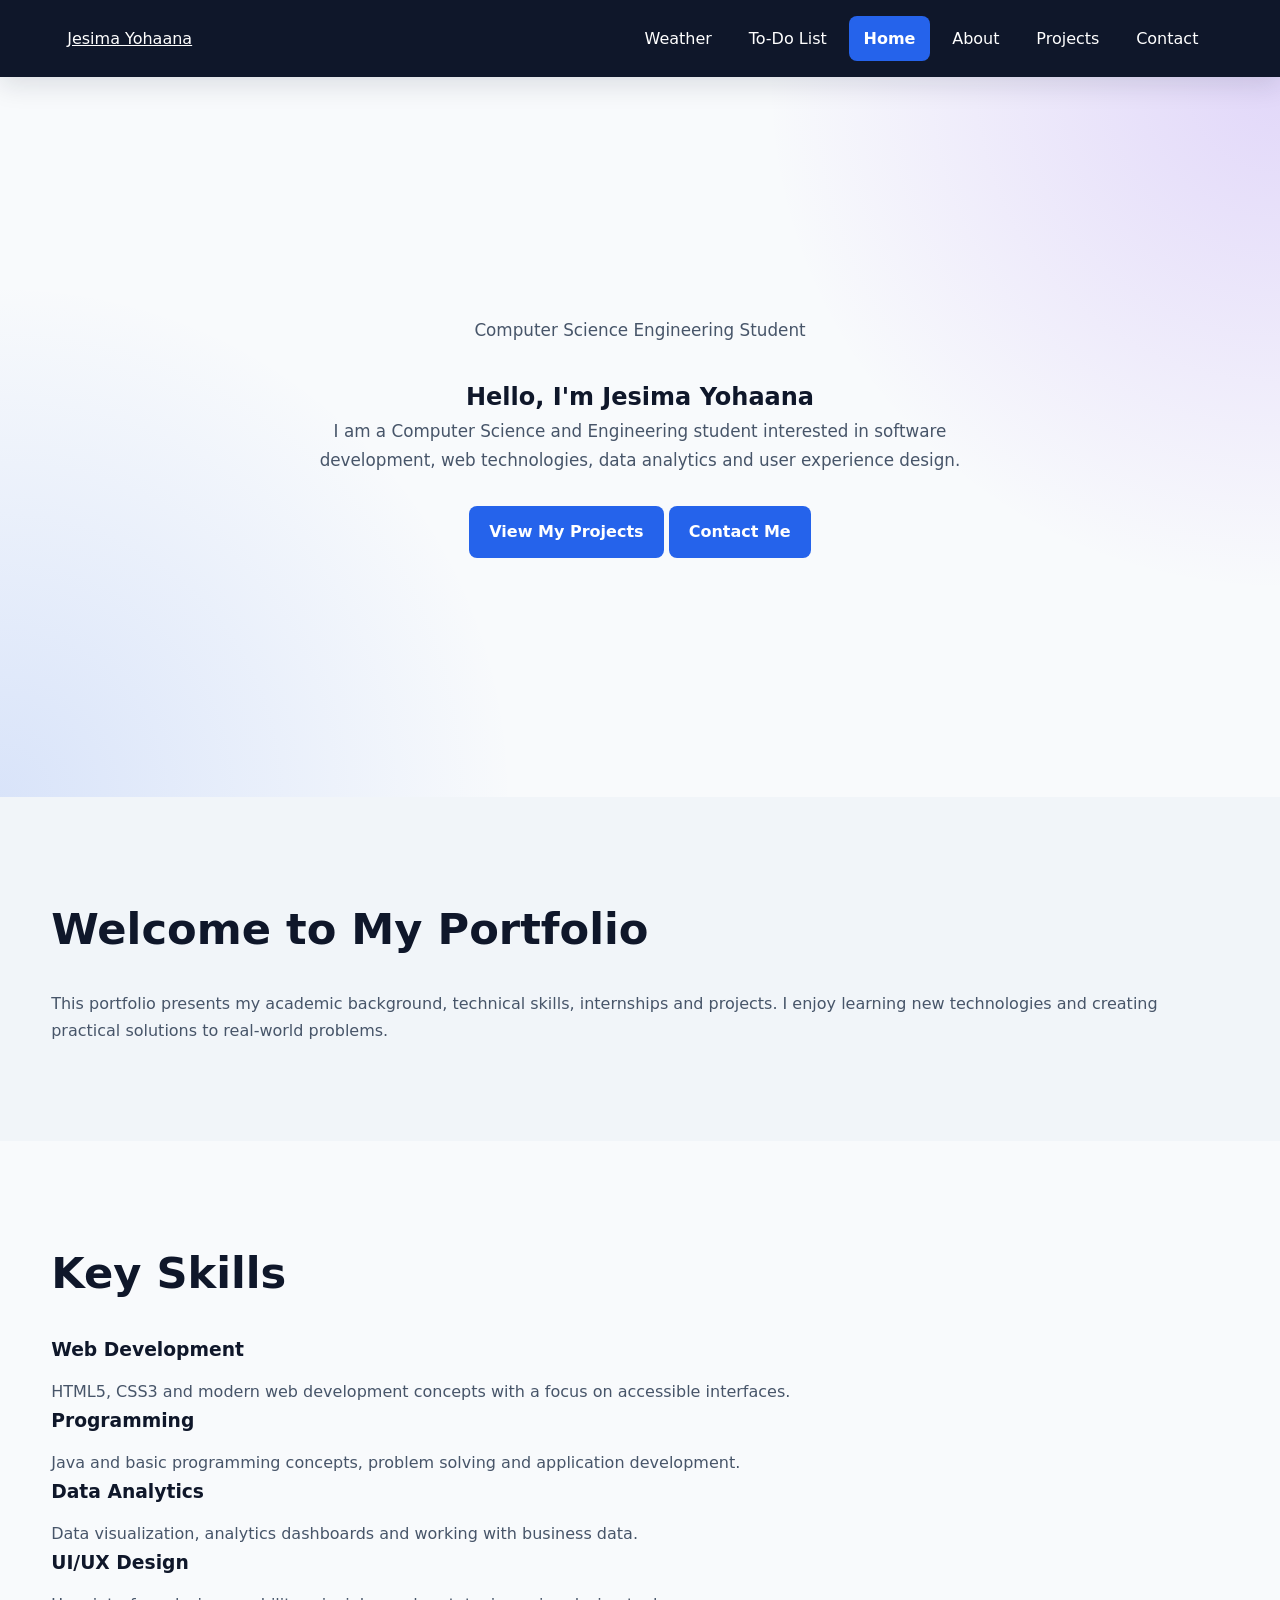
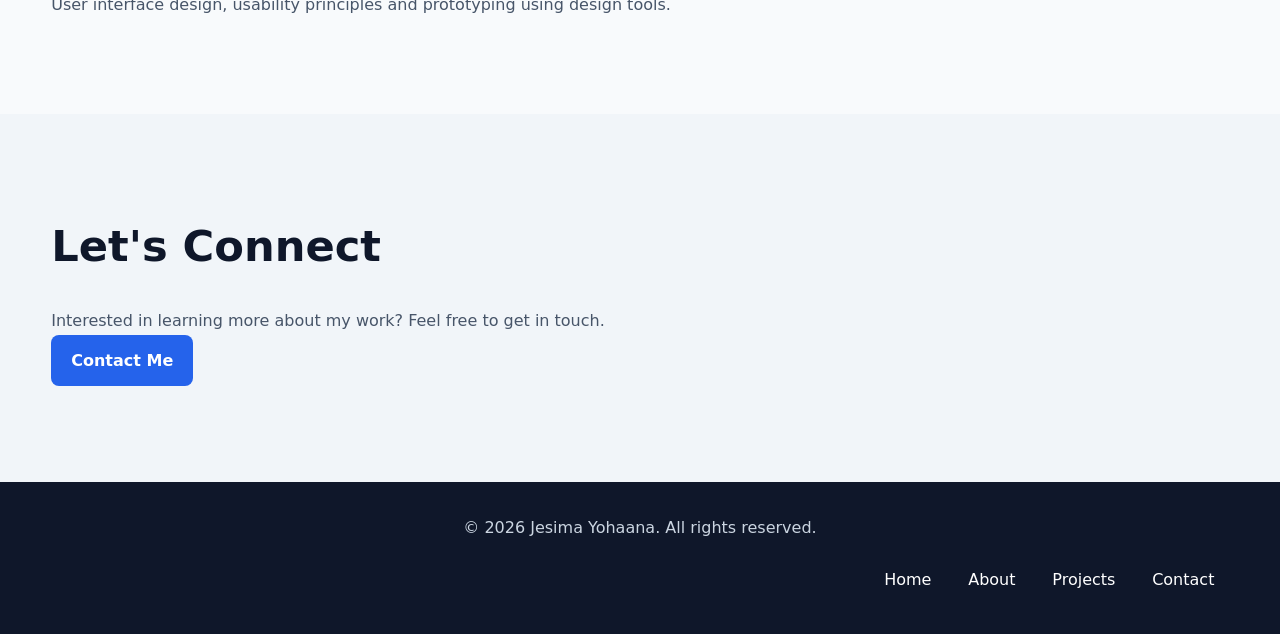
<file: index.html>
<!DOCTYPE html>
<html lang="en">

<head>
    <meta charset="UTF-8">

    <meta name="viewport"
          content="width=device-width, initial-scale=1.0">

    <meta name="description"
          content="Jesima Yohaana's personal portfolio showcasing education, technical skills, internships, projects and professional interests.">

    <meta name="keywords"
          content="Jesima Yohaana, Computer Science, Portfolio, Web Development, Software Development, Data Analytics, UI UX">

    <meta name="author"
          content="Jesima Yohaana">

    <meta name="robots"
          content="index, follow">

    <meta property="og:title"
          content="Jesima Yohaana | Personal Portfolio">

    <meta property="og:description"
          content="Explore my projects, skills, education and professional experience.">

    <meta property="og:type"
          content="website">

    <title>Jesima Yohaana | Personal Portfolio</title>

    <link rel="stylesheet" href="style.css">
</head>

<body>

    <!-- Skip navigation link for keyboard and screen-reader users -->
    <a class="skip-link" href="#main-content">
        Skip to main content
    </a>

    <!-- Website Header -->
    <header class="site-header">

        <div class="container">

            <a class="logo"
               href="index.html"
               aria-label="Jesima Yohaana Home">
                Jesima Yohaana
            </a>

            <!-- Main Navigation -->
            <nav aria-label="Main navigation">

                <ul class="nav-list">
                    <li>
    <a href="weather.html">Weather</a>
</li>
                    <li>
    <a href="todo.html">To-Do List</a>
</li>

                    <li>
                        <a href="index.html"
                           aria-current="page">
                            Home
                        </a>
                    </li>

                    <li>
                        <a href="about.html">
                            About
                        </a>
                    </li>

                    <li>
                        <a href="projects.html">
                            Projects
                        </a>
                    </li>

                    <li>
                        <a href="contact.html">
                            Contact
                        </a>
                    </li>

                </ul>

            </nav>

        </div>

    </header>

    <!-- Main Content -->
    <main id="main-content">

        <!-- Hero Section -->
        <section class="hero"
                 aria-labelledby="hero-heading">

            <div class="container hero-content">

                <div>

                    <p class="eyebrow">
                        Computer Science Engineering Student
                    </p>

                    <h1 id="hero-heading">
                        Hello, I'm Jesima Yohaana
                    </h1>

                    <p class="hero-text">
                        I am a Computer Science and Engineering student
                        interested in software development, web technologies,
                        data analytics and user experience design.
                    </p>

                    <div class="hero-buttons">

                        <a class="button"
                           href="projects.html">
                            View My Projects
                        </a>

                        <a class="button secondary-button"
                           href="contact.html">
                            Contact Me
                        </a>

                    </div>

                </div>

            </div>

        </section>

        <!-- Introduction -->
        <section class="section"
                 aria-labelledby="intro-heading">

            <div class="container">

                <h2 id="intro-heading">
                    Welcome to My Portfolio
                </h2>

                <p>
                    This portfolio presents my academic background,
                    technical skills, internships and projects. I enjoy
                    learning new technologies and creating practical
                    solutions to real-world problems.
                </p>

            </div>

        </section>

        <!-- Skills Overview -->
        <section class="section alternate-section"
                 aria-labelledby="skills-heading">

            <div class="container">

                <h2 id="skills-heading">
                    Key Skills
                </h2>

                <div class="card-grid">

                    <article class="card">

                        <h3>
                            Web Development
                        </h3>

                        <p>
                            HTML5, CSS3 and modern web development
                            concepts with a focus on accessible interfaces.
                        </p>

                    </article>

                    <article class="card">

                        <h3>
                            Programming
                        </h3>

                        <p>
                            Java and basic programming concepts,
                            problem solving and application development.
                        </p>

                    </article>

                    <article class="card">

                        <h3>
                            Data Analytics
                        </h3>

                        <p>
                            Data visualization, analytics dashboards
                            and working with business data.
                        </p>

                    </article>

                    <article class="card">

                        <h3>
                            UI/UX Design
                        </h3>

                        <p>
                            User interface design, usability principles
                            and prototyping using design tools.
                        </p>

                    </article>

                </div>

            </div>

        </section>

        <!-- Call to Action -->
        <section class="section"
                 aria-labelledby="cta-heading">

            <div class="container text-center">

                <h2 id="cta-heading">
                    Let's Connect
                </h2>

                <p>
                    Interested in learning more about my work?
                    Feel free to get in touch.
                </p>

                <a class="button"
                   href="contact.html">
                    Contact Me
                </a>

            </div>

        </section>

    </main>

    <!-- Footer -->
    <footer class="site-footer">

        <div class="container">

            <p>
                &copy; 2026 Jesima Yohaana. All rights reserved.
            </p>

            <nav aria-label="Footer navigation">

                <ul class="footer-links">

                    <li>
                        <a href="index.html">
                            Home
                        </a>
                    </li>

                    <li>
                        <a href="about.html">
                            About
                        </a>
                    </li>

                    <li>
                        <a href="projects.html">
                            Projects
                        </a>
                    </li>

                    <li>
                        <a href="contact.html">
                            Contact
                        </a>
                    </li>

                </ul>

            </nav>

        </div>

    </footer>

</body>

</html>
</file>
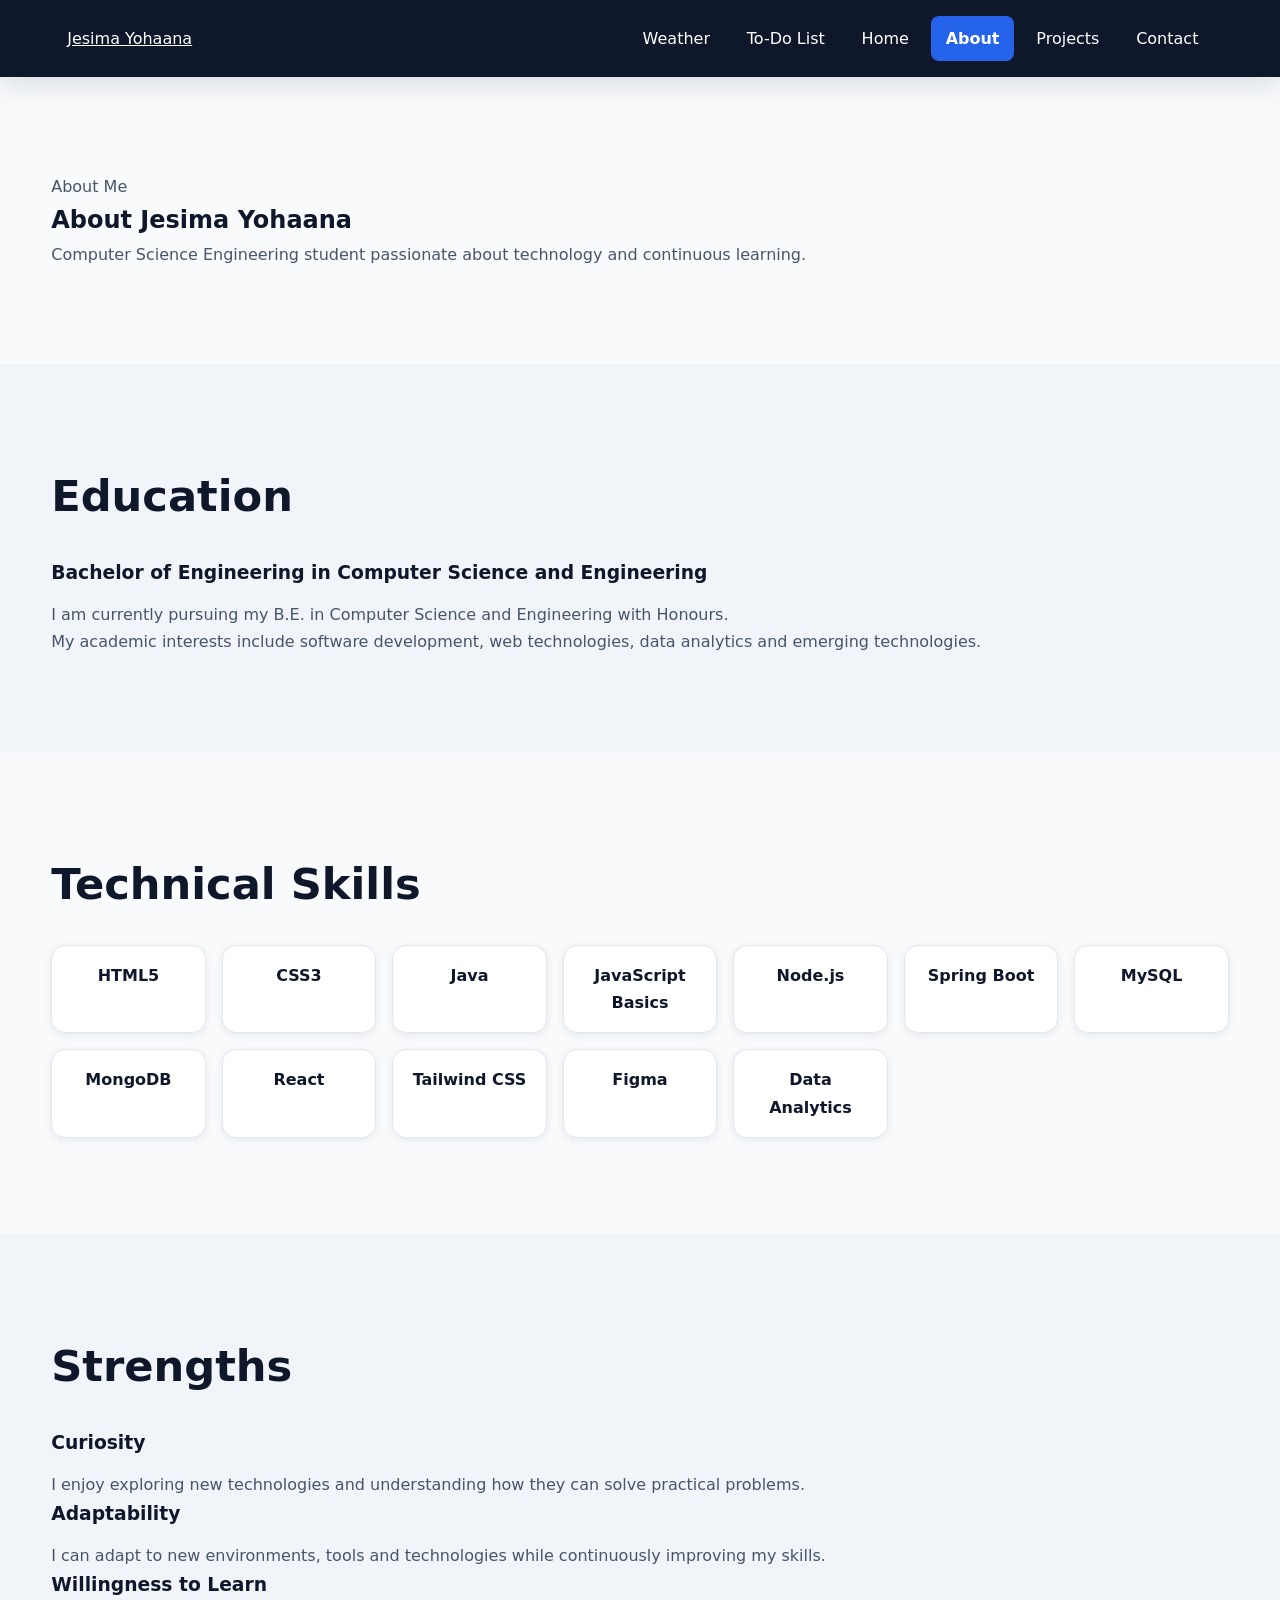
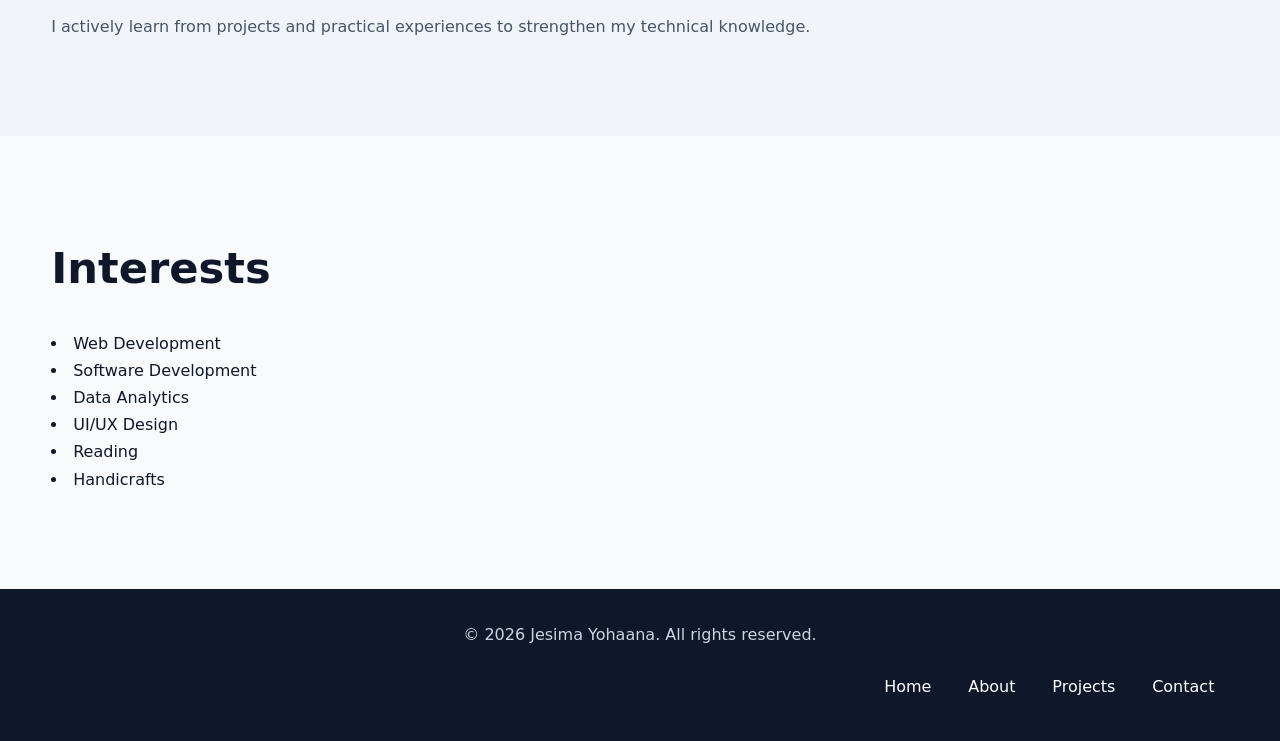
<file: about.html>
<!DOCTYPE html>
<html lang="en">

<head>

    <meta charset="UTF-8">

    <meta name="viewport"
          content="width=device-width, initial-scale=1.0">

    <meta name="description"
          content="Learn more about Jesima Yohaana, a Computer Science Engineering student, including education, skills and professional interests.">

    <meta name="author"
          content="Jesima Yohaana">

    <meta name="robots"
          content="index, follow">

    <meta property="og:title"
          content="About Jesima Yohaana">

    <meta property="og:description"
          content="Learn about my education, skills and professional interests.">

    <meta property="og:type"
          content="profile">

    <title>About | Jesima Yohaana</title>

    <link rel="stylesheet" href="style.css">

</head>

<body>

    <a class="skip-link"
       href="#main-content">
        Skip to main content
    </a>

    <!-- Header -->
    <header class="site-header">

        <div class="container">

            <a class="logo"
               href="index.html"
               aria-label="Jesima Yohaana Home">
                Jesima Yohaana
            </a>

            <nav aria-label="Main navigation">

                <ul class="nav-list">
                    <li>
    <a href="weather.html">Weather</a>
</li>
                    <li>
    <a href="todo.html">To-Do List</a>
</li>

                    <li>
                        <a href="index.html">
                            Home
                        </a>
                    </li>

                    <li>
                        <a href="about.html"
                           aria-current="page">
                            About
                        </a>
                    </li>

                    <li>
                        <a href="projects.html">
                            Projects
                        </a>
                    </li>

                    <li>
                        <a href="contact.html">
                            Contact
                        </a>
                    </li>

                </ul>

            </nav>

        </div>

    </header>

    <!-- Main -->
    <main id="main-content">

        <section class="page-header"
                 aria-labelledby="page-title">

            <div class="container">

                <p class="eyebrow">
                    About Me
                </p>

                <h1 id="page-title">
                    About Jesima Yohaana
                </h1>

                <p>
                    Computer Science Engineering student passionate
                    about technology and continuous learning.
                </p>

            </div>

        </section>

        <!-- Education -->
        <section class="section"
                 aria-labelledby="education-heading">

            <div class="container">

                <h2 id="education-heading">
                    Education
                </h2>

                <article class="card">

                    <h3>
                        Bachelor of Engineering in Computer Science and Engineering
                    </h3>

                    <p>
                        I am currently pursuing my B.E. in Computer Science
                        and Engineering with Honours.
                    </p>

                    <p>
                        My academic interests include software development,
                        web technologies, data analytics and emerging
                        technologies.
                    </p>

                </article>

            </div>

        </section>

        <!-- Technical Skills -->
        <section class="section alternate-section"
                 aria-labelledby="technical-heading">

            <div class="container">

                <h2 id="technical-heading">
                    Technical Skills
                </h2>

                <ul class="skills-list">

                    <li>HTML5</li>
                    <li>CSS3</li>
                    <li>Java</li>
                    <li>JavaScript Basics</li>
                    <li>Node.js</li>
                    <li>Spring Boot</li>
                    <li>MySQL</li>
                    <li>MongoDB</li>
                    <li>React</li>
                    <li>Tailwind CSS</li>
                    <li>Figma</li>
                    <li>Data Analytics</li>

                </ul>

            </div>

        </section>

        <!-- Strengths -->
        <section class="section"
                 aria-labelledby="strengths-heading">

            <div class="container">

                <h2 id="strengths-heading">
                    Strengths
                </h2>

                <div class="card-grid">

                    <article class="card">

                        <h3>
                            Curiosity
                        </h3>

                        <p>
                            I enjoy exploring new technologies and
                            understanding how they can solve practical
                            problems.
                        </p>

                    </article>

                    <article class="card">

                        <h3>
                            Adaptability
                        </h3>

                        <p>
                            I can adapt to new environments, tools and
                            technologies while continuously improving
                            my skills.
                        </p>

                    </article>

                    <article class="card">

                        <h3>
                            Willingness to Learn
                        </h3>

                        <p>
                            I actively learn from projects and practical
                            experiences to strengthen my technical knowledge.
                        </p>

                    </article>

                </div>

            </div>

        </section>

        <!-- Interests -->
        <section class="section alternate-section"
                 aria-labelledby="interests-heading">

            <div class="container">

                <h2 id="interests-heading">
                    Interests
                </h2>

                <ul class="simple-list">

                    <li>Web Development</li>

                    <li>Software Development</li>

                    <li>Data Analytics</li>

                    <li>UI/UX Design</li>

                    <li>Reading</li>

                    <li>Handicrafts</li>

                </ul>

            </div>

        </section>

    </main>

    <!-- Footer -->
    <footer class="site-footer">

        <div class="container">

            <p>
                &copy; 2026 Jesima Yohaana. All rights reserved.
            </p>

            <nav aria-label="Footer navigation">

                <ul class="footer-links">

                    <li>
                        <a href="index.html">
                            Home
                        </a>
                    </li>

                    <li>
                        <a href="about.html">
                            About
                        </a>
                    </li>

                    <li>
                        <a href="projects.html">
                            Projects
                        </a>
                    </li>

                    <li>
                        <a href="contact.html">
                            Contact
                        </a>
                    </li>

                </ul>

            </nav>

        </div>

    </footer>

</body>

</html>
</file>
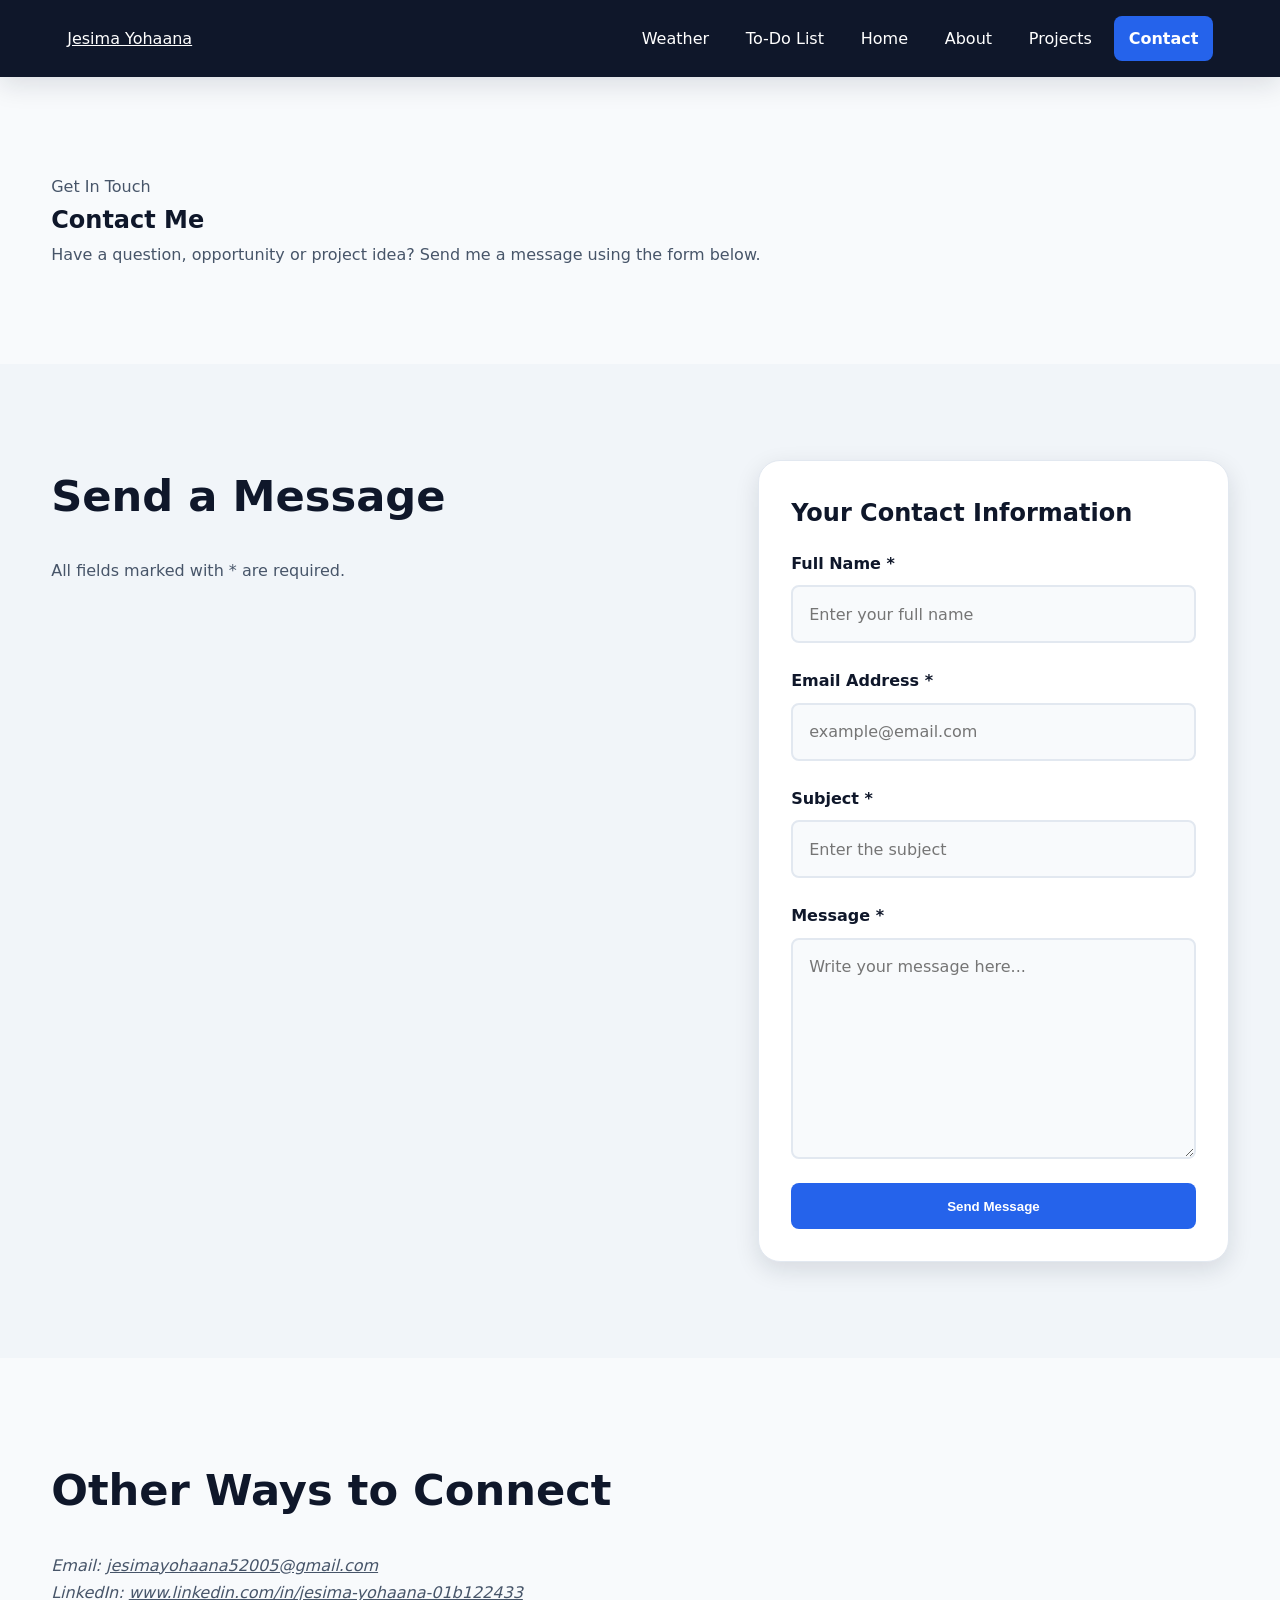
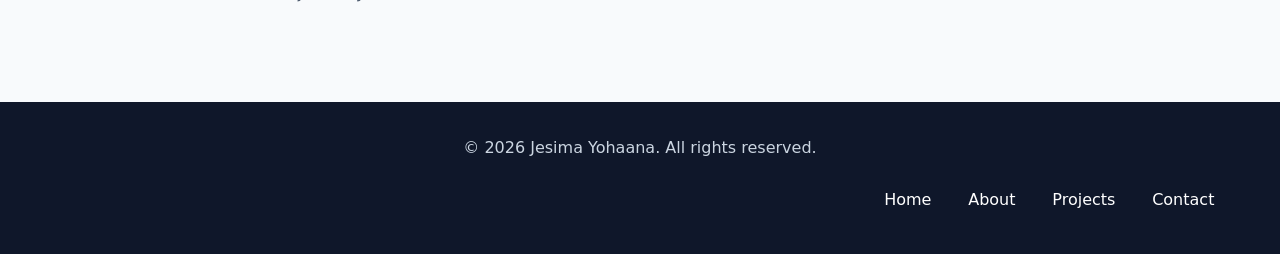
<file: contact.html>
<!DOCTYPE html>
<html lang="en">

<head>

    <meta charset="UTF-8">

    <meta name="viewport"
          content="width=device-width, initial-scale=1.0">

    <meta name="description"
          content="Contact Jesima Yohaana through the accessible portfolio contact form.">

    <meta name="author"
          content="Jesima Yohaana">

    <meta name="robots"
          content="index, follow">

    <meta property="og:title"
          content="Contact | Jesima Yohaana">

    <meta property="og:description"
          content="Get in touch with Jesima Yohaana.">

    <meta property="og:type"
          content="website">

    <title>Contact | Jesima Yohaana</title>

   <link rel="stylesheet" href="style.css">

</head>

<body>

    <a class="skip-link"
       href="#main-content">
        Skip to main content
    </a>

    <!-- Header -->
    <header class="site-header">

        <div class="container">

            <a class="logo"
               href="index.html"
               aria-label="Jesima Yohaana Home">
                Jesima Yohaana
            </a>

            <nav aria-label="Main navigation">

                <ul class="nav-list">
                    <li>
    <a href="weather.html">Weather</a>
</li>
                    <li>
    <a href="todo.html">To-Do List</a>
</li>

                    <li>
                        <a href="index.html">
                            Home
                        </a>
                    </li>

                    <li>
                        <a href="about.html">
                            About
                        </a>
                    </li>

                    <li>
                        <a href="projects.html">
                            Projects
                        </a>
                    </li>

                    <li>
                        <a href="contact.html"
                           aria-current="page">
                            Contact
                        </a>
                    </li>

                </ul>

            </nav>

        </div>

    </header>

    <!-- Main -->
    <main id="main-content">

        <section class="page-header"
                 aria-labelledby="page-title">

            <div class="container">

                <p class="eyebrow">
                    Get In Touch
                </p>

                <h1 id="page-title">
                    Contact Me
                </h1>

                <p>
                    Have a question, opportunity or project idea?
                    Send me a message using the form below.
                </p>

            </div>

        </section>

        <!-- Contact Form -->
        <section class="section"
                 aria-labelledby="contact-heading">

            <div class="container contact-layout">

                <div>

                    <h2 id="contact-heading">
                        Send a Message
                    </h2>

                    <p>
                        All fields marked with
                        <span aria-hidden="true">*</span>
                        are required.
                    </p>

                </div>

                <form class="contact-form"
                      action="#"
                      method="post"
                      aria-label="Contact form">

                    <fieldset>

                        <legend>
                            Your Contact Information
                        </legend>

                        <!-- Name -->
                        <div class="form-group">

                            <label for="name">
                                Full Name
                                <span aria-hidden="true">*</span>
                            </label>

                            <input
                                type="text"
                                id="name"
                                name="name"
                                autocomplete="name"
                                required
                                aria-required="true"
                                placeholder="Enter your full name">

                        </div>

                        <!-- Email -->
                        <div class="form-group">

                            <label for="email">
                                Email Address
                                <span aria-hidden="true">*</span>
                            </label>

                            <input
                                type="email"
                                id="email"
                                name="email"
                                autocomplete="email"
                                required
                                aria-required="true"
                                placeholder="example@email.com">

                        </div>

                        <!-- Subject -->
                        <div class="form-group">

                            <label for="subject">
                                Subject
                                <span aria-hidden="true">*</span>
                            </label>

                            <input
                                type="text"
                                id="subject"
                                name="subject"
                                required
                                aria-required="true"
                                placeholder="Enter the subject">

                        </div>

                        <!-- Message -->
                        <div class="form-group">

                            <label for="message">
                                Message
                                <span aria-hidden="true">*</span>
                            </label>

                            <textarea
                                id="message"
                                name="message"
                                rows="7"
                                required
                                aria-required="true"
                                placeholder="Write your message here..."></textarea>

                        </div>

                        <!-- Submit -->
                        <button
                            type="submit"
                            class="button">

                            Send Message

                        </button>

                    </fieldset>

                </form>

            </div>

        </section>

        <!-- Contact Information -->
        <section class="section alternate-section"
                 aria-labelledby="other-contact-heading">

            <div class="container">

                <h2 id="other-contact-heading">
                    Other Ways to Connect
                </h2>

                <address>

                    <p>
                        Email:
                        <a href="mailto:jesimayohaana52005@gmail.com">
                            jesimayohaana52005@gmail.com
                        </a>
                    </p>

                    <p>
                        LinkedIn:
                        <a href="#"
                           aria-label="Visit my LinkedIn profile">
                            www.linkedin.com/in/jesima-yohaana-01b122433
                        </a>
                    </p>

                </address>

            </div>

        </section>

    </main>

    <!-- Footer -->
    <footer class="site-footer">

        <div class="container">

            <p>
                &copy; 2026 Jesima Yohaana. All rights reserved.
            </p>

            <nav aria-label="Footer navigation">

                <ul class="footer-links">

                    <li>
                        <a href="index.html">
                            Home
                        </a>
                    </li>

                    <li>
                        <a href="about.html">
                            About
                        </a>
                    </li>

                    <li>
                        <a href="projects.html">
                            Projects
                        </a>
                    </li>

                    <li>
                        <a href="contact.html">
                            Contact
                        </a>
                    </li>

                </ul>

            </nav>

        </div>

    </footer>

</body>

</html>
</file>
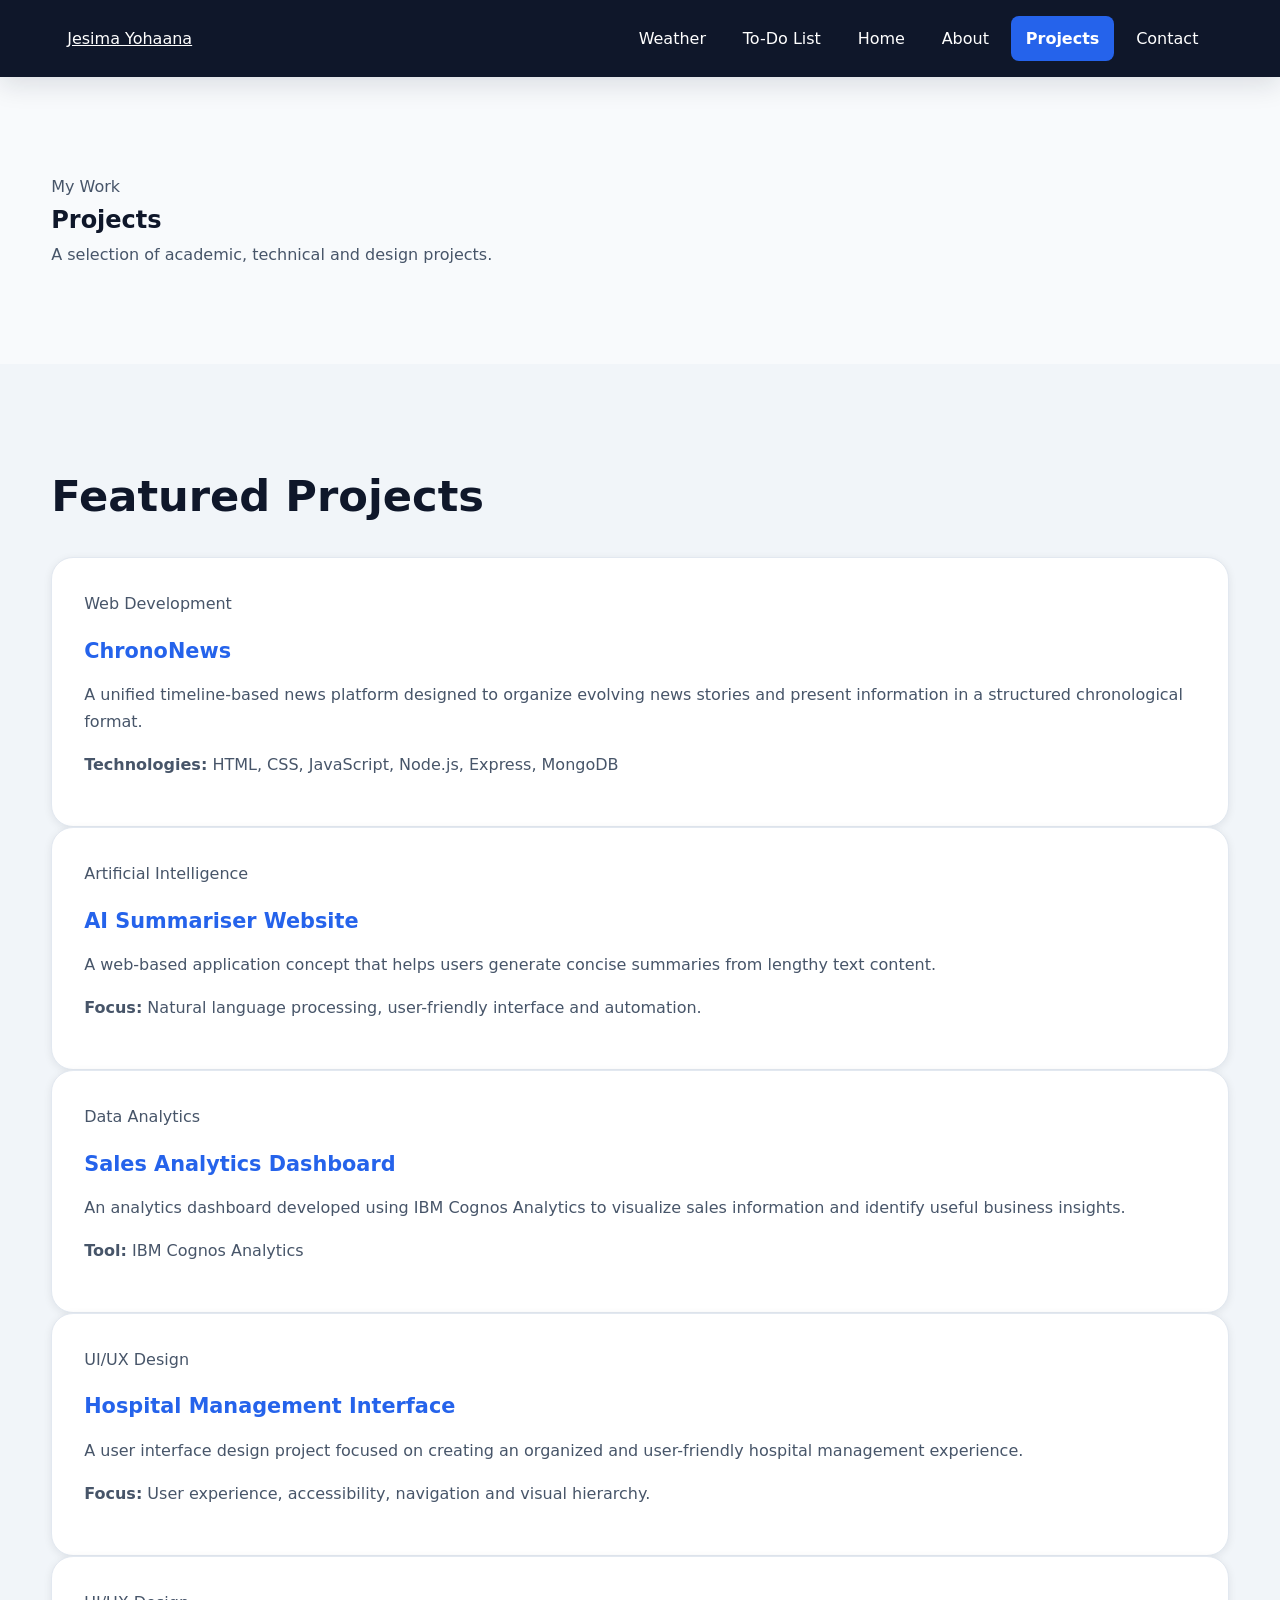
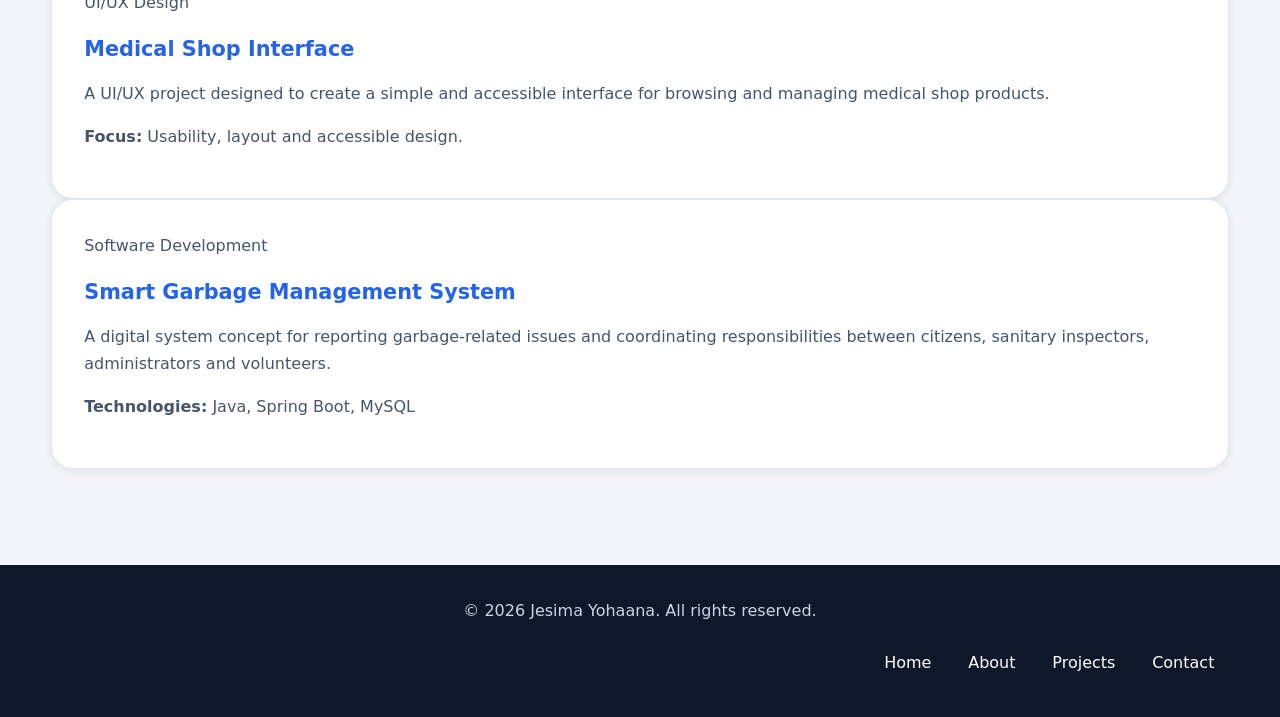
<file: projects.html>
<!DOCTYPE html>
<html lang="en">

<head>

    <meta charset="UTF-8">

    <meta name="viewport"
          content="width=device-width, initial-scale=1.0">

    <meta name="description"
          content="Explore Jesima Yohaana's web development, data analytics, AI and UI/UX projects.">

    <meta name="author"
          content="Jesima Yohaana">

    <meta name="robots"
          content="index, follow">

    <meta property="og:title"
          content="Projects | Jesima Yohaana">

    <meta property="og:description"
          content="Explore my technical and design projects.">

    <meta property="og:type"
          content="website">

    <title>Projects | Jesima Yohaana</title>

   <link rel="stylesheet" href="style.css">

</head>

<body>

    <a class="skip-link"
       href="#main-content">
        Skip to main content
    </a>

    <!-- Header -->
    <header class="site-header">

        <div class="container">

            <a class="logo"
               href="index.html"
               aria-label="Jesima Yohaana Home">
                Jesima Yohaana
            </a>

            <nav aria-label="Main navigation">

                <ul class="nav-list">
                    <li>
    <a href="weather.html">Weather</a>
</li>
                    <li>
    <a href="todo.html">To-Do List</a>
</li>

                    <li>
                        <a href="index.html">
                            Home
                        </a>
                    </li>

                    <li>
                        <a href="about.html">
                            About
                        </a>
                    </li>

                    <li>
                        <a href="projects.html"
                           aria-current="page">
                            Projects
                        </a>
                    </li>

                    <li>
                        <a href="contact.html">
                            Contact
                        </a>
                    </li>

                </ul>

            </nav>

        </div>

    </header>

    <!-- Main -->
    <main id="main-content">

        <section class="page-header"
                 aria-labelledby="page-title">

            <div class="container">

                <p class="eyebrow">
                    My Work
                </p>

                <h1 id="page-title">
                    Projects
                </h1>

                <p>
                    A selection of academic, technical and design projects.
                </p>

            </div>

        </section>

        <!-- Project List -->
        <section class="section"
                 aria-labelledby="projects-heading">

            <div class="container">

                <h2 id="projects-heading">
                    Featured Projects
                </h2>

                <div class="card-grid">

                    <!-- Project 1 -->
                    <article class="project-card">

                        <div class="project-content">

                            <p class="project-category">
                                Web Development
                            </p>

                            <h3>
                                ChronoNews
                            </h3>

                            <p>
                                A unified timeline-based news platform
                                designed to organize evolving news stories
                                and present information in a structured
                                chronological format.
                            </p>

                            <p>
                                <strong>Technologies:</strong>
                                HTML, CSS, JavaScript, Node.js,
                                Express, MongoDB
                            </p>

                        </div>

                    </article>

                    <!-- Project 2 -->
                    <article class="project-card">

                        <div class="project-content">

                            <p class="project-category">
                                Artificial Intelligence
                            </p>

                            <h3>
                                AI Summariser Website
                            </h3>

                            <p>
                                A web-based application concept that helps
                                users generate concise summaries from
                                lengthy text content.
                            </p>

                            <p>
                                <strong>Focus:</strong>
                                Natural language processing,
                                user-friendly interface and automation.
                            </p>

                        </div>

                    </article>

                    <!-- Project 3 -->
                    <article class="project-card">

                        <div class="project-content">

                            <p class="project-category">
                                Data Analytics
                            </p>

                            <h3>
                                Sales Analytics Dashboard
                            </h3>

                            <p>
                                An analytics dashboard developed using
                                IBM Cognos Analytics to visualize sales
                                information and identify useful business
                                insights.
                            </p>

                            <p>
                                <strong>Tool:</strong>
                                IBM Cognos Analytics
                            </p>

                        </div>

                    </article>

                    <!-- Project 4 -->
                    <article class="project-card">

                        <div class="project-content">

                            <p class="project-category">
                                UI/UX Design
                            </p>

                            <h3>
                                Hospital Management Interface
                            </h3>

                            <p>
                                A user interface design project focused on
                                creating an organized and user-friendly
                                hospital management experience.
                            </p>

                            <p>
                                <strong>Focus:</strong>
                                User experience, accessibility,
                                navigation and visual hierarchy.
                            </p>

                        </div>

                    </article>

                    <!-- Project 5 -->
                    <article class="project-card">

                        <div class="project-content">

                            <p class="project-category">
                                UI/UX Design
                            </p>

                            <h3>
                                Medical Shop Interface
                            </h3>

                            <p>
                                A UI/UX project designed to create a
                                simple and accessible interface for
                                browsing and managing medical shop
                                products.
                            </p>

                            <p>
                                <strong>Focus:</strong>
                                Usability, layout and accessible design.
                            </p>

                        </div>

                    </article>

                    <!-- Project 6 -->
                    <article class="project-card">

                        <div class="project-content">

                            <p class="project-category">
                                Software Development
                            </p>

                            <h3>
                                Smart Garbage Management System
                            </h3>

                            <p>
                                A digital system concept for reporting
                                garbage-related issues and coordinating
                                responsibilities between citizens,
                                sanitary inspectors, administrators and
                                volunteers.
                            </p>

                            <p>
                                <strong>Technologies:</strong>
                                Java, Spring Boot, MySQL
                            </p>

                        </div>

                    </article>

                </div>

            </div>

        </section>

    </main>

    <!-- Footer -->
    <footer class="site-footer">

        <div class="container">

            <p>
                &copy; 2026 Jesima Yohaana. All rights reserved.
            </p>

            <nav aria-label="Footer navigation">

                <ul class="footer-links">

                    <li>
                        <a href="index.html">
                            Home
                        </a>
                    </li>

                    <li>
                        <a href="about.html">
                            About
                        </a>
                    </li>

                    <li>
                        <a href="projects.html">
                            Projects
                        </a>
                    </li>

                    <li>
                        <a href="contact.html">
                            Contact
                        </a>
                    </li>

                </ul>

            </nav>

        </div>

    </footer>

</body>

</html>
</file>
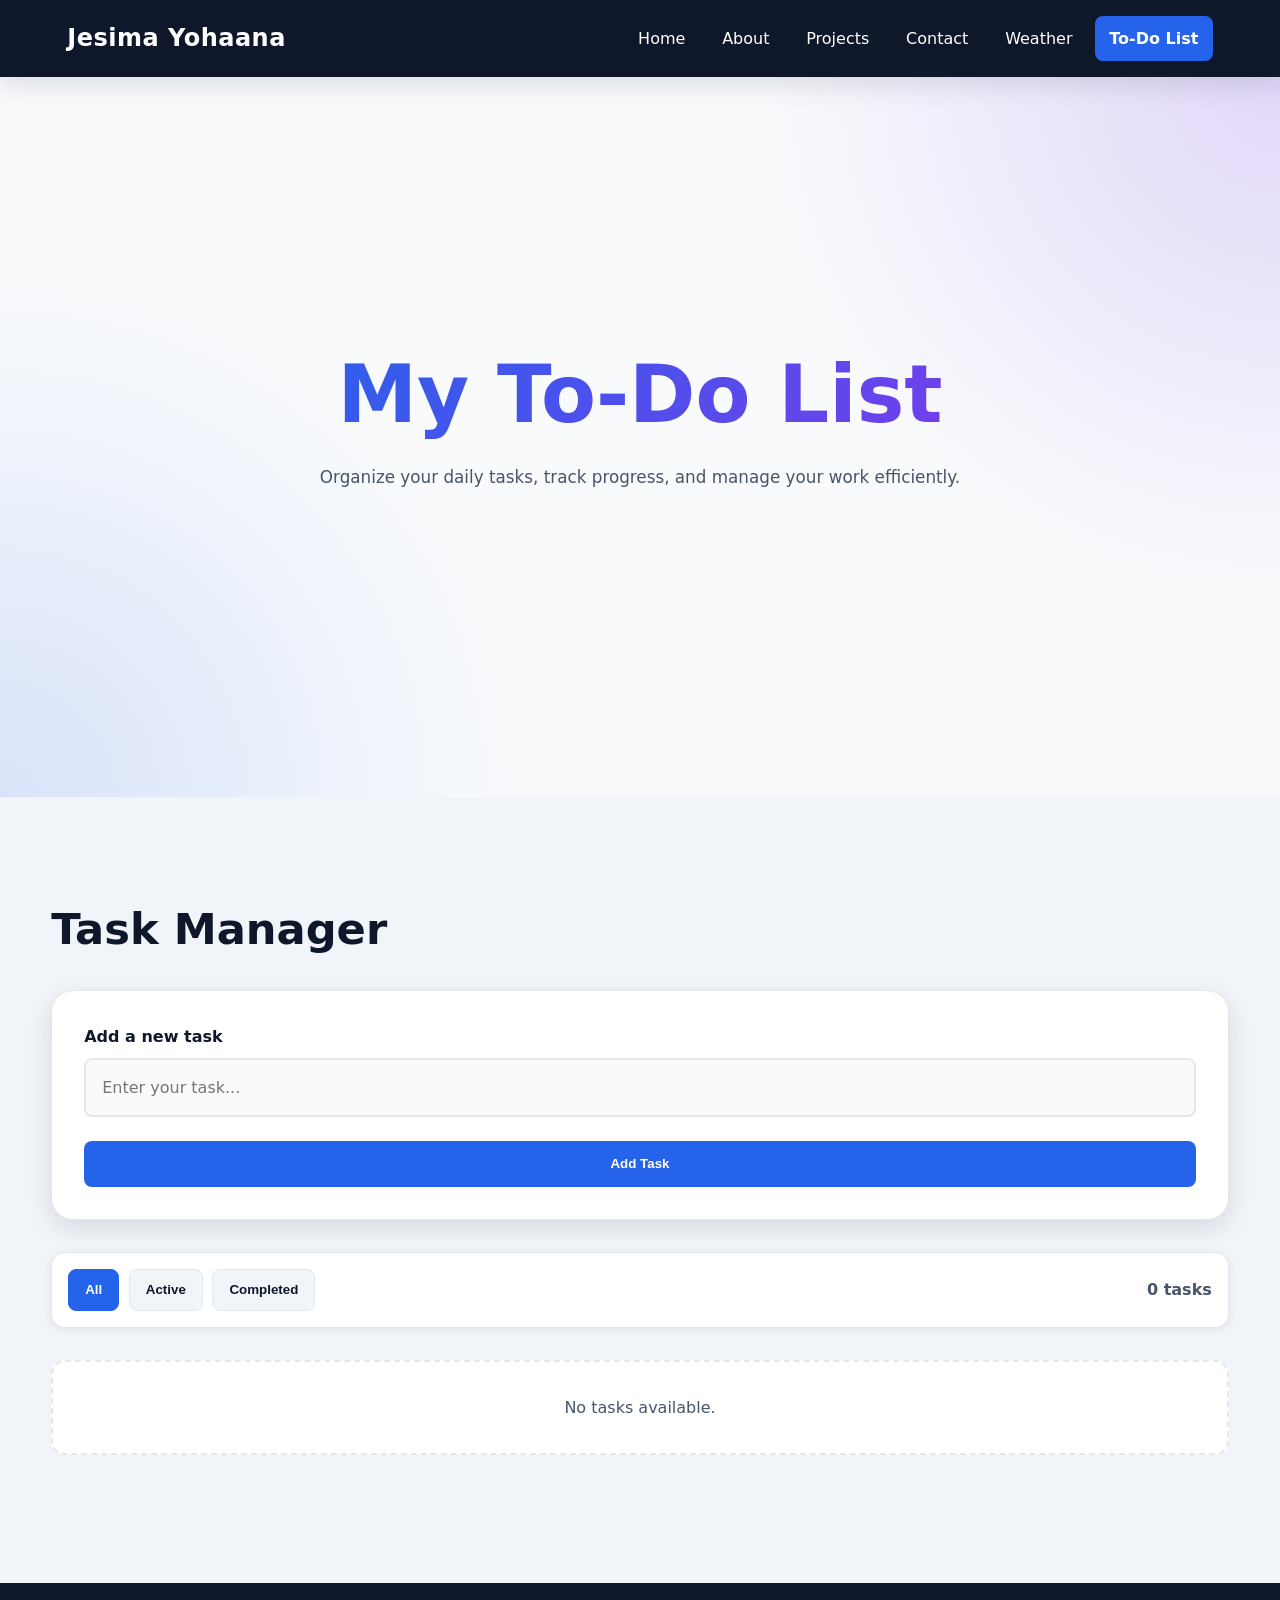
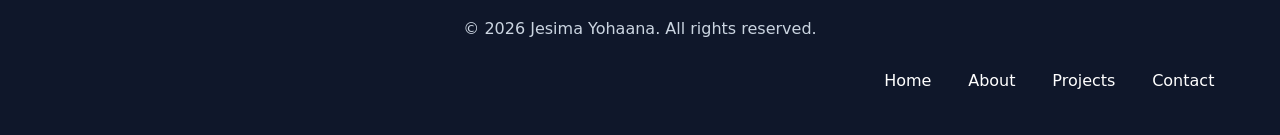
<file: todo.html>
<!DOCTYPE html>
<html lang="en">
<head>
    <meta charset="UTF-8">

    <meta name="viewport"
          content="width=device-width, initial-scale=1.0">

    <meta name="description"
          content="Interactive To-Do List application by Jesima Yohaana">

    <meta name="author"
          content="Jesima Yohaana">

    <meta name="robots"
          content="index, follow">

    <title>To-Do List | Jesima Yohaana</title>

    <link rel="stylesheet" href="style.css">
</head>

<body>

<a class="skip-link" href="#main-content">
    Skip to main content
</a>

<header>
    <div class="container">

        <h1>Jesima Yohaana</h1>

        <nav aria-label="Main navigation">
            <ul>
                <li><a href="index.html">Home</a></li>
                <li><a href="about.html">About</a></li>
                <li><a href="projects.html">Projects</a></li>
                <li><a href="contact.html">Contact</a></li>
                <li>
    <a href="weather.html">Weather</a>
</li>
                <li>
                    <a href="todo.html" aria-current="page">
                        To-Do List
                    </a>
                </li>
            </ul>
        </nav>

    </div>
</header>


<main id="main-content">

    <section class="hero">
        <div class="container hero-content">

            <h2>My To-Do List</h2>

            <p>
                Organize your daily tasks, track progress,
                and manage your work efficiently.
            </p>

        </div>
    </section>


    <section aria-labelledby="todo-heading">

        <div class="container">

            <h2 id="todo-heading">Task Manager</h2>

            <form id="todo-form">

                <div class="form-group">

                    <label for="task-input">
                        Add a new task
                    </label>

                    <input
                        type="text"
                        id="task-input"
                        name="task"
                        placeholder="Enter your task..."
                        autocomplete="off"
                        required
                    >

                </div>

                <button type="submit">
                    Add Task
                </button>

            </form>


            <div class="todo-controls">

                <div
                    class="filter-buttons"
                    role="group"
                    aria-label="Task filters"
                >

                    <button
                        type="button"
                        class="filter-btn active"
                        data-filter="all"
                    >
                        All
                    </button>

                    <button
                        type="button"
                        class="filter-btn"
                        data-filter="active"
                    >
                        Active
                    </button>

                    <button
                        type="button"
                        class="filter-btn"
                        data-filter="completed"
                    >
                        Completed
                    </button>

                </div>

                <p id="task-count" aria-live="polite">
                    0 tasks
                </p>

            </div>


            <div
                id="empty-message"
                class="empty-message"
                aria-live="polite"
            >
                No tasks available.
            </div>


            <ul
                id="task-list"
                class="task-list"
                aria-label="Task list"
            >
            </ul>

        </div>

    </section>

</main>


<footer>

    <div class="container">

        <p>
            &copy; 2026 Jesima Yohaana.
            All rights reserved.
        </p>

        <nav aria-label="Footer navigation">

            <ul>
                <li><a href="index.html">Home</a></li>
                <li><a href="about.html">About</a></li>
                <li><a href="projects.html">Projects</a></li>
                <li><a href="contact.html">Contact</a></li>
            </ul>

        </nav>

    </div>

</footer>


<script src="todo.js"></script>

</body>
</html>
</file>
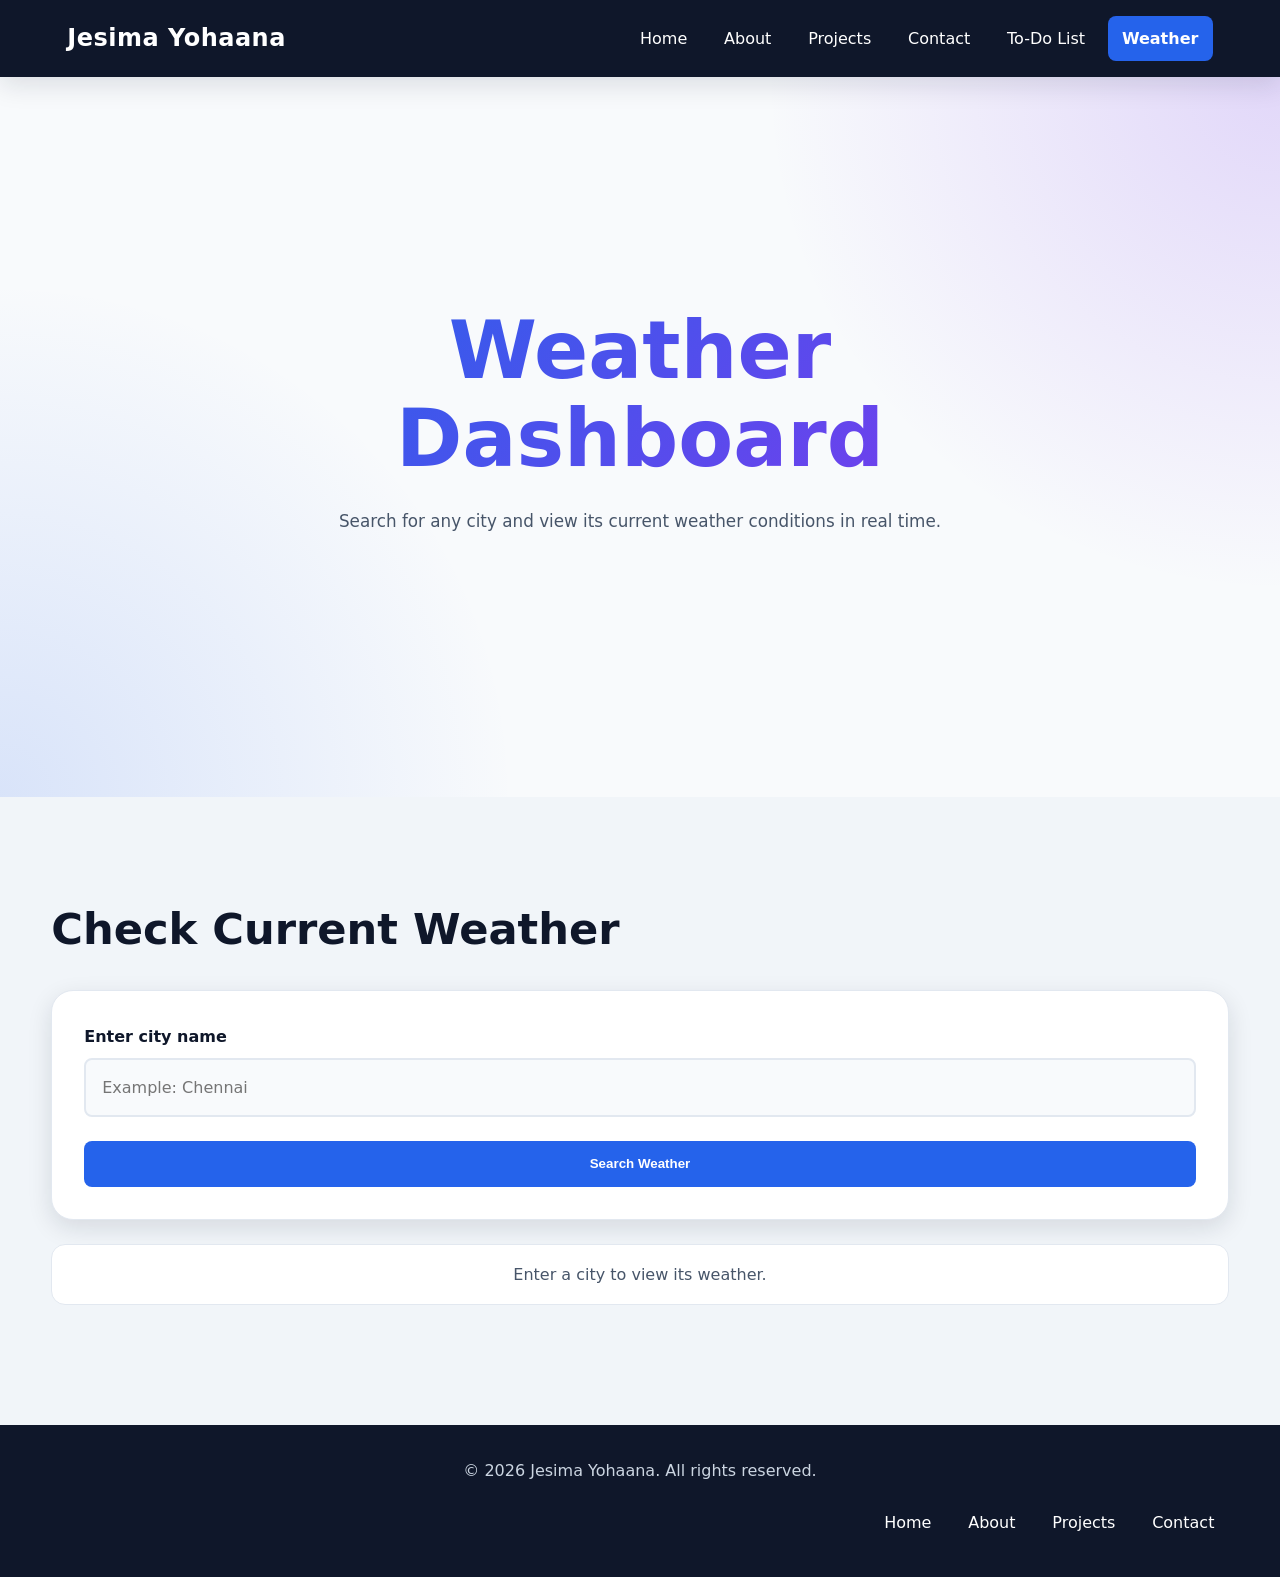
<file: weather.html>
<!DOCTYPE html>
<html lang="en">

<head>
    <meta charset="UTF-8">

    <meta name="viewport"
          content="width=device-width, initial-scale=1.0">

    <meta name="description"
          content="Real-time Weather Dashboard by Jesima Yohaana">

    <meta name="author"
          content="Jesima Yohaana">

    <meta name="robots"
          content="index, follow">

    <title>Weather Dashboard | Jesima Yohaana</title>

    <link rel="stylesheet" href="style.css">
</head>

<body>

<a class="skip-link" href="#main-content">
    Skip to main content
</a>

<header>
    <div class="container">

        <h1>Jesima Yohaana</h1>

        <nav aria-label="Main navigation">
            <ul>
                <li>
                    <a href="index.html">Home</a>
                </li>

                <li>
                    <a href="about.html">About</a>
                </li>

                <li>
                    <a href="projects.html">Projects</a>
                </li>

                <li>
                    <a href="contact.html">Contact</a>
                </li>

                <li>
                    <a href="todo.html">To-Do List</a>
                </li>

                <li>
                    <a href="weather.html"
                       aria-current="page">
                        Weather
                    </a>
                </li>
            </ul>
        </nav>

    </div>
</header>


<main id="main-content">

    <section class="hero">

        <div class="container hero-content">

            <h2>Weather Dashboard</h2>

            <p>
                Search for any city and view its current
                weather conditions in real time.
            </p>

        </div>

    </section>


    <section aria-labelledby="weather-heading">

        <div class="container">

            <h2 id="weather-heading">
                Check Current Weather
            </h2>


            <form id="weather-form">

                <div class="form-group">

                    <label for="city-input">
                        Enter city name
                    </label>

                    <input
                        type="search"
                        id="city-input"
                        name="city"
                        placeholder="Example: Chennai"
                        autocomplete="address-level2"
                        required
                    >

                </div>

                <button type="submit">
                    Search Weather
                </button>

            </form>


            <div
                id="weather-status"
                class="weather-status"
                role="status"
                aria-live="polite"
            >
                Enter a city to view its weather.
            </div>


            <article
                id="weather-card"
                class="weather-card"
                hidden
            >

                <div class="weather-location">

                    <h3 id="location-name">
                        City
                    </h3>

                    <p id="location-country">
                        Country
                    </p>

                </div>


                <div class="weather-main">

                    <div class="weather-icon"
                         id="weather-icon"
                         aria-hidden="true">
                        ☀️
                    </div>

                    <div>

                        <p class="temperature"
                           id="temperature">
                            --°C
                        </p>

                        <p id="weather-description">
                            Weather
                        </p>

                    </div>

                </div>


                <div class="weather-metrics">

                    <div class="weather-metric">

                        <span
                            class="metric-icon"
                            aria-hidden="true">
                            💧
                        </span>

                        <h4>Humidity</h4>

                        <p id="humidity">
                            --%
                        </p>

                    </div>


                    <div class="weather-metric">

                        <span
                            class="metric-icon"
                            aria-hidden="true">
                            💨
                        </span>

                        <h4>Wind Speed</h4>

                        <p id="wind-speed">
                            -- km/h
                        </p>

                    </div>


                    <div class="weather-metric">

                        <span
                            class="metric-icon"
                            aria-hidden="true">
                            🌡️
                        </span>

                        <h4>Feels Like</h4>

                        <p id="feels-like">
                            --°C
                        </p>

                    </div>


                    <div class="weather-metric">

                        <span
                            class="metric-icon"
                            aria-hidden="true">
                            ☁️
                        </span>

                        <h4>Cloud Cover</h4>

                        <p id="cloud-cover">
                            --%
                        </p>

                    </div>

                </div>


                <p class="weather-time"
                   id="weather-time">
                </p>

            </article>

        </div>

    </section>

</main>


<footer>

    <div class="container">

        <p>
            &copy; 2026 Jesima Yohaana.
            All rights reserved.
        </p>

        <nav aria-label="Footer navigation">

            <ul>

                <li>
                    <a href="index.html">Home</a>
                </li>

                <li>
                    <a href="about.html">About</a>
                </li>

                <li>
                    <a href="projects.html">Projects</a>
                </li>

                <li>
                    <a href="contact.html">Contact</a>
                </li>

            </ul>

        </nav>

    </div>

</footer>


<script src="weather.js"></script>

</body>

</html>
</file>
<file: style.css>
/* =========================================
   TASK 2 - ADVANCED CSS3 & RESPONSIVE
   ========================================= */

/* ---------- CSS CUSTOM PROPERTIES ---------- */

:root {
    --primary: #2563eb;
    --primary-dark: #1d4ed8;
    --accent: #7c3aed;

    --bg: #f8fafc;
    --surface: #ffffff;
    --surface-alt: #f1f5f9;

    --text: #0f172a;
    --text-muted: #475569;

    --border: #e2e8f0;

    --header-bg: #0f172a;
    --header-text: #ffffff;

    --shadow-sm: 0 2px 8px rgba(15, 23, 42, 0.08);
    --shadow-md: 0 8px 25px rgba(15, 23, 42, 0.12);
    --shadow-lg: 0 15px 40px rgba(15, 23, 42, 0.16);

    --radius-sm: 8px;
    --radius-md: 14px;
    --radius-lg: 22px;

    --max-width: 1200px;

    --space-1: 0.5rem;
    --space-2: 1rem;
    --space-3: 1.5rem;
    --space-4: 2rem;
    --space-5: 3rem;
    --space-6: 5rem;

    --transition: 0.3s ease;
}

/* ---------- DARK MODE ---------- */

@media (prefers-color-scheme: dark) {
    :root {
        --bg: #020617;
        --surface: #0f172a;
        --surface-alt: #1e293b;

        --text: #f8fafc;
        --text-muted: #cbd5e1;

        --border: #334155;

        --header-bg: #020617;

        --shadow-sm: 0 2px 8px rgba(0, 0, 0, 0.25);
        --shadow-md: 0 8px 25px rgba(0, 0, 0, 0.35);
        --shadow-lg: 0 15px 40px rgba(0, 0, 0, 0.45);
    }
}

/* ---------- RESET ---------- */

* {
    box-sizing: border-box;
    margin: 0;
    padding: 0;
}

html {
    scroll-behavior: smooth;
}

body {
    min-height: 100vh;
    background: var(--bg);
    color: var(--text);

    font-family:
        system-ui,
        -apple-system,
        BlinkMacSystemFont,
        "Segoe UI",
        sans-serif;

    line-height: 1.7;

    transition:
        background-color var(--transition),
        color var(--transition);
}

img {
    max-width: 100%;
    height: auto;
    display: block;
}

a {
    color: inherit;
}

ul {
    list-style-position: inside;
}

/* ---------- ACCESSIBILITY ---------- */

.skip-link {
    position: absolute;
    left: 1rem;
    top: -100px;

    padding: 0.75rem 1rem;

    background: var(--primary);
    color: white;

    border-radius: var(--radius-sm);

    z-index: 9999;

    text-decoration: none;
    font-weight: 700;
}

.skip-link:focus {
    top: 1rem;
}

:focus-visible {
    outline: 3px solid #f59e0b;
    outline-offset: 4px;
}

/* ---------- HEADER ---------- */

header {
    background: var(--header-bg);
    color: var(--header-text);

    position: sticky;
    top: 0;

    z-index: 1000;

    box-shadow: var(--shadow-md);
}

header .container {
    max-width: var(--max-width);
    margin: auto;

    padding: 1rem;

    display: flex;
    flex-direction: column;
    gap: 1rem;
}

header h1 {
    font-size: 1.5rem;
    letter-spacing: 0.5px;
}

/* ---------- FLEXBOX NAVIGATION ---------- */

nav ul {
    display: flex;
    flex-wrap: wrap;
    justify-content: center;
    align-items: center;

    gap: 0.5rem;

    list-style: none;
}

nav a {
    display: inline-block;

    padding: 0.55rem 0.9rem;

    color: var(--header-text);
    text-decoration: none;

    border-radius: var(--radius-sm);

    transition:
        background-color var(--transition),
        transform var(--transition);
}

nav a:hover {
    background: var(--primary);
    transform: translateY(-2px);
}

nav a[aria-current="page"] {
    background: var(--primary);
    font-weight: 700;
}

/* ---------- GENERAL CONTAINER ---------- */

.container {
    width: min(92%, var(--max-width));
    margin-inline: auto;
}

/* ---------- HERO ---------- */

.hero {
    min-height: 75vh;

    display: grid;
    place-items: center;

    padding: var(--space-6) 0;

    background:
        radial-gradient(
            circle at top right,
            rgba(124, 58, 237, 0.18),
            transparent 35%
        ),
        radial-gradient(
            circle at bottom left,
            rgba(37, 99, 235, 0.15),
            transparent 35%
        );
}

.hero-content {
    max-width: 850px;
    text-align: center;

    animation: fadeUp 0.8s ease both;
}

.hero h2 {
    font-size: clamp(2.2rem, 8vw, 4.5rem);

    line-height: 1.1;

    margin-bottom: var(--space-3);

    background: linear-gradient(
        135deg,
        var(--primary),
        var(--accent)
    );

    -webkit-background-clip: text;
    background-clip: text;

    color: transparent;
}

.hero p {
    max-width: 700px;
    margin: 0 auto var(--space-4);

    color: var(--text-muted);

    font-size: 1.05rem;
}

/* ---------- FLEXBOX BUTTONS ---------- */

.button-group {
    display: flex;
    flex-wrap: wrap;
    justify-content: center;

    gap: 1rem;
}

.button,
button {
    display: inline-flex;
    align-items: center;
    justify-content: center;

    min-height: 46px;

    padding: 0.75rem 1.25rem;

    border: none;
    border-radius: var(--radius-sm);

    background: var(--primary);
    color: white;

    text-decoration: none;

    font-weight: 700;

    cursor: pointer;

    transition:
        transform var(--transition),
        background-color var(--transition),
        box-shadow var(--transition);
}

.button:hover,
button:hover {
    background: var(--primary-dark);
    transform: translateY(-3px);
    box-shadow: var(--shadow-md);
}

/* ---------- SECTIONS ---------- */

section {
    padding: var(--space-6) 0;
}

section:nth-of-type(even) {
    background: var(--surface-alt);
}

section h2 {
    margin-bottom: var(--space-3);

    font-size: clamp(1.8rem, 5vw, 2.7rem);
}

section h3 {
    margin-bottom: 0.75rem;
}

section p {
    color: var(--text-muted);
}

/* ---------- CSS GRID - ABOUT ---------- */

.about-grid {
    display: grid;

    grid-template-columns: 1fr;

    gap: var(--space-4);
}

/* ---------- SKILLS GRID ---------- */

.skills-list {
    display: grid;

    grid-template-columns:
        repeat(auto-fit, minmax(150px, 1fr));

    gap: 1rem;

    list-style: none;
}

.skills-list li {
    padding: 1rem;

    background: var(--surface);

    border: 1px solid var(--border);

    border-radius: var(--radius-md);

    text-align: center;

    font-weight: 600;

    box-shadow: var(--shadow-sm);

    transition:
        transform var(--transition),
        box-shadow var(--transition),
        border-color var(--transition);
}

.skills-list li:hover {
    transform: translateY(-5px);
    box-shadow: var(--shadow-md);
    border-color: var(--primary);
}

/* ---------- PROJECT GRID ---------- */

.projects-grid {
    display: grid;

    grid-template-columns: 1fr;

    gap: var(--space-4);
}

/* ---------- PROJECT CARDS ---------- */

.project-card {
    display: flex;
    flex-direction: column;

    min-height: 100%;

    padding: var(--space-4);

    background: var(--surface);

    border: 1px solid var(--border);

    border-radius: var(--radius-lg);

    box-shadow: var(--shadow-sm);

    transition:
        transform var(--transition),
        box-shadow var(--transition),
        border-color var(--transition);
}

.project-card:hover {
    transform: translateY(-8px);

    box-shadow: var(--shadow-lg);

    border-color: var(--primary);
}

.project-card h3 {
    color: var(--primary);

    font-size: 1.3rem;
}

.project-card p {
    margin-bottom: 1rem;
}

.project-card .tag {
    margin-top: auto;
}

/* ---------- PROJECT TAG ---------- */

.tag {
    display: inline-flex;

    align-self: flex-start;

    padding: 0.4rem 0.75rem;

    background: var(--surface-alt);

    border: 1px solid var(--border);

    border-radius: 999px;

    color: var(--text-muted);

    font-size: 0.85rem;
    font-weight: 600;
}

/* ---------- TWO-DIMENSIONAL GRID ---------- */

.project-feature {
    display: grid;

    grid-template-columns: 1fr;

    gap: var(--space-4);
}

/* ---------- CONTACT LAYOUT ---------- */

.contact-layout {
    display: grid;

    grid-template-columns: 1fr;

    gap: var(--space-5);
}

/* ---------- FORM ---------- */

form {
    display: grid;

    gap: var(--space-3);

    padding: var(--space-4);

    background: var(--surface);

    border: 1px solid var(--border);

    border-radius: var(--radius-lg);

    box-shadow: var(--shadow-md);
}

fieldset {
    border: 0;

    display: grid;

    gap: var(--space-3);
}

legend {
    margin-bottom: var(--space-2);

    font-size: 1.5rem;
    font-weight: 800;
}

.form-group {
    display: grid;
    gap: 0.5rem;
}

label {
    font-weight: 700;
}

input,
textarea {
    width: 100%;

    padding: 0.85rem 1rem;

    background: var(--bg);

    color: var(--text);

    border: 2px solid var(--border);

    border-radius: var(--radius-sm);

    font: inherit;

    transition:
        border-color var(--transition),
        box-shadow var(--transition);
}

textarea {
    min-height: 160px;
    resize: vertical;
}

input:focus,
textarea:focus {
    border-color: var(--primary);

    box-shadow:
        0 0 0 4px rgba(37, 99, 235, 0.15);

    outline: none;
}

/* ---------- CONTACT INFORMATION ---------- */

.contact-info {
    display: flex;
    flex-direction: column;

    justify-content: center;

    gap: var(--space-3);

    padding: var(--space-4);

    background:
        linear-gradient(
            135deg,
            var(--primary),
            var(--accent)
        );

    color: white;

    border-radius: var(--radius-lg);

    box-shadow: var(--shadow-lg);
}

.contact-info p {
    color: white;
}

/* ---------- FOOTER ---------- */

footer {
    background: var(--header-bg);
    color: white;

    padding: var(--space-4) 0;

    text-align: center;
}

footer p {
    color: #cbd5e1;
}

footer nav {
    margin-top: 1rem;
}

/* ---------- ANIMATIONS ---------- */

@keyframes fadeUp {
    from {
        opacity: 0;
        transform: translateY(25px);
    }

    to {
        opacity: 1;
        transform: translateY(0);
    }
}

@keyframes float {
    0%,
    100% {
        transform: translateY(0);
    }

    50% {
        transform: translateY(-8px);
    }
}

/* ---------- TABLET ---------- */

@media (min-width: 600px) {

    header .container {
        flex-direction: row;

        justify-content: space-between;
        align-items: center;
    }

    nav ul {
        justify-content: flex-end;
    }

    .about-grid {
        grid-template-columns:
            repeat(2, 1fr);
    }

    .projects-grid {
        grid-template-columns:
            repeat(2, 1fr);
    }

    .contact-layout {
        grid-template-columns:
            1.4fr 1fr;
            align-items: stretch;
    }
}

/* ---------- DESKTOP ---------- */

@media (min-width: 900px) {

    .hero {
        min-height: 80vh;
    }

    .about-grid {
        grid-template-columns:
            repeat(3, 1fr);
    }

    .projects-grid {
        grid-template-columns:
            repeat(3, 1fr);
    }

    .project-feature {
        grid-template-columns:
            2fr 1fr;
    }

    section {
        padding: 6rem 0;
    }
}

/* ---------- LARGE DESKTOP ---------- */

@media (min-width: 1200px) {

    .projects-grid {
        grid-template-columns:
            repeat(3, 1fr);
    }

    .hero h2 {
        font-size: 5rem;
    }
}

/* ---------- REDUCED MOTION ACCESSIBILITY ---------- */

@media (prefers-reduced-motion: reduce) {

    html {
        scroll-behavior: auto;
    }

    *,
    *::before,
    *::after {
        animation-duration: 0.01ms !important;
        animation-iteration-count: 1 !important;
        transition-duration: 0.01ms !important;
    }
}
/* =========================================
   TO-DO LIST APPLICATION
   ========================================= */

.todo-controls {
    display: flex;
    flex-direction: column;
    gap: 1rem;

    margin: 2rem 0;

    padding: 1rem;

    background: var(--surface);

    border: 1px solid var(--border);

    border-radius: var(--radius-md);

    box-shadow: var(--shadow-sm);
}

.filter-buttons {
    display: flex;
    flex-wrap: wrap;
    gap: 0.6rem;
}

.filter-btn {
    min-height: 42px;

    padding: 0.6rem 1rem;

    background: var(--surface-alt);

    color: var(--text);

    border: 1px solid var(--border);

    border-radius: var(--radius-sm);

    cursor: pointer;

    transition:
        background-color var(--transition),
        color var(--transition),
        transform var(--transition);
}

.filter-btn:hover {
    transform: translateY(-2px);
}

.filter-btn.active {
    background: var(--primary);

    color: white;

    border-color: var(--primary);
}

#task-count {
    margin: 0;

    color: var(--text-muted);

    font-weight: 600;
}

.empty-message {
    margin: 2rem 0;

    padding: 2rem;

    text-align: center;

    color: var(--text-muted);

    background: var(--surface);

    border: 2px dashed var(--border);

    border-radius: var(--radius-md);
}

.task-list {
    display: grid;

    gap: 1rem;

    list-style: none;
}

.task-item {
    display: flex;

    flex-direction: column;

    gap: 1rem;

    padding: 1rem;

    background: var(--surface);

    border: 1px solid var(--border);

    border-radius: var(--radius-md);

    box-shadow: var(--shadow-sm);

    transition:
        transform var(--transition),
        box-shadow var(--transition);
}

.task-item:hover {
    transform: translateY(-3px);

    box-shadow: var(--shadow-md);
}

.task-content {
    display: flex;

    align-items: center;

    gap: 0.8rem;
}

.task-checkbox {
    width: 20px;
    height: 20px;

    flex-shrink: 0;

    accent-color: var(--primary);

    cursor: pointer;
}

.task-text {
    overflow-wrap: anywhere;

    font-weight: 600;
}

.task-text.completed {
    text-decoration: line-through;

    color: var(--text-muted);

    opacity: 0.7;
}

.task-actions {
    display: flex;

    flex-wrap: wrap;

    gap: 0.5rem;
}

.task-actions button {
    min-height: 40px;

    padding: 0.5rem 0.9rem;
}

.edit-task {
    background: var(--accent);
}

.edit-task:hover {
    background: #6d28d9;
}

.delete-task {
    background: #dc2626;
}

.delete-task:hover {
    background: #b91c1c;
}


/* ---------- TODO TABLET/DESKTOP ---------- */

@media (min-width: 600px) {

    .todo-controls {
        flex-direction: row;

        align-items: center;

        justify-content: space-between;
    }

    .task-item {
        flex-direction: row;

        align-items: center;

        justify-content: space-between;
    }

    .task-actions {
        flex-shrink: 0;
    }

}
/* =========================================
   WEATHER DASHBOARD
   ========================================= */

.weather-status {
    margin: 1.5rem 0;

    padding: 1rem;

    text-align: center;

    color: var(--text-muted);

    background: var(--surface);

    border: 1px solid var(--border);

    border-radius: var(--radius-md);
}

.weather-card {
    margin-top: 2rem;

    padding: 2rem;

    background:
        linear-gradient(
            135deg,
            var(--primary),
            var(--accent)
        );

    color: white;

    border-radius: var(--radius-lg);

    box-shadow: var(--shadow-lg);

    animation: fadeUp 0.5s ease both;
}

.weather-location {
    text-align: center;

    margin-bottom: 2rem;
}

.weather-location h3 {
    font-size: 2rem;

    margin-bottom: 0.25rem;
}

.weather-location p {
    color: rgba(255, 255, 255, 0.85);
}

.weather-main {
    display: flex;

    align-items: center;

    justify-content: center;

    gap: 1.5rem;

    margin-bottom: 2rem;

    text-align: center;
}

.weather-icon {
    font-size: 4rem;

    animation: float 3s ease-in-out infinite;
}

.temperature {
    margin: 0;

    font-size: clamp(3rem, 10vw, 5rem);

    font-weight: 800;

    line-height: 1;
}

.weather-main p:last-child {
    margin-top: 0.5rem;

    color: rgba(255, 255, 255, 0.9);
}

.weather-metrics {
    display: grid;

    grid-template-columns:
        repeat(2, 1fr);

    gap: 1rem;
}

.weather-metric {
    padding: 1.25rem;

    text-align: center;

    background: rgba(255, 255, 255, 0.14);

    border: 1px solid rgba(255, 255, 255, 0.2);

    border-radius: var(--radius-md);

    backdrop-filter: blur(8px);

    transition:
        transform var(--transition),
        background-color var(--transition);
}

.weather-metric:hover {
    transform: translateY(-5px);

    background: rgba(255, 255, 255, 0.2);
}

.metric-icon {
    display: block;

    font-size: 1.8rem;

    margin-bottom: 0.5rem;
}

.weather-metric h4 {
    margin-bottom: 0.25rem;

    font-size: 0.95rem;
}

.weather-metric p {
    margin: 0;

    color: white;

    font-size: 1.2rem;

    font-weight: 800;
}

.weather-time {
    margin-top: 1.5rem;

    text-align: center;

    color: rgba(255, 255, 255, 0.8);

    font-size: 0.9rem;
}


/* ---------- WEATHER RESPONSIVE ---------- */

@media (min-width: 600px) {

    .weather-card {
        padding: 3rem;
    }

    .weather-metrics {
        grid-template-columns:
            repeat(4, 1fr);
    }

}

@media (max-width: 480px) {

    .weather-main {
        flex-direction: column;
    }

    .weather-icon {
        font-size: 3.5rem;
    }

}
</file>
